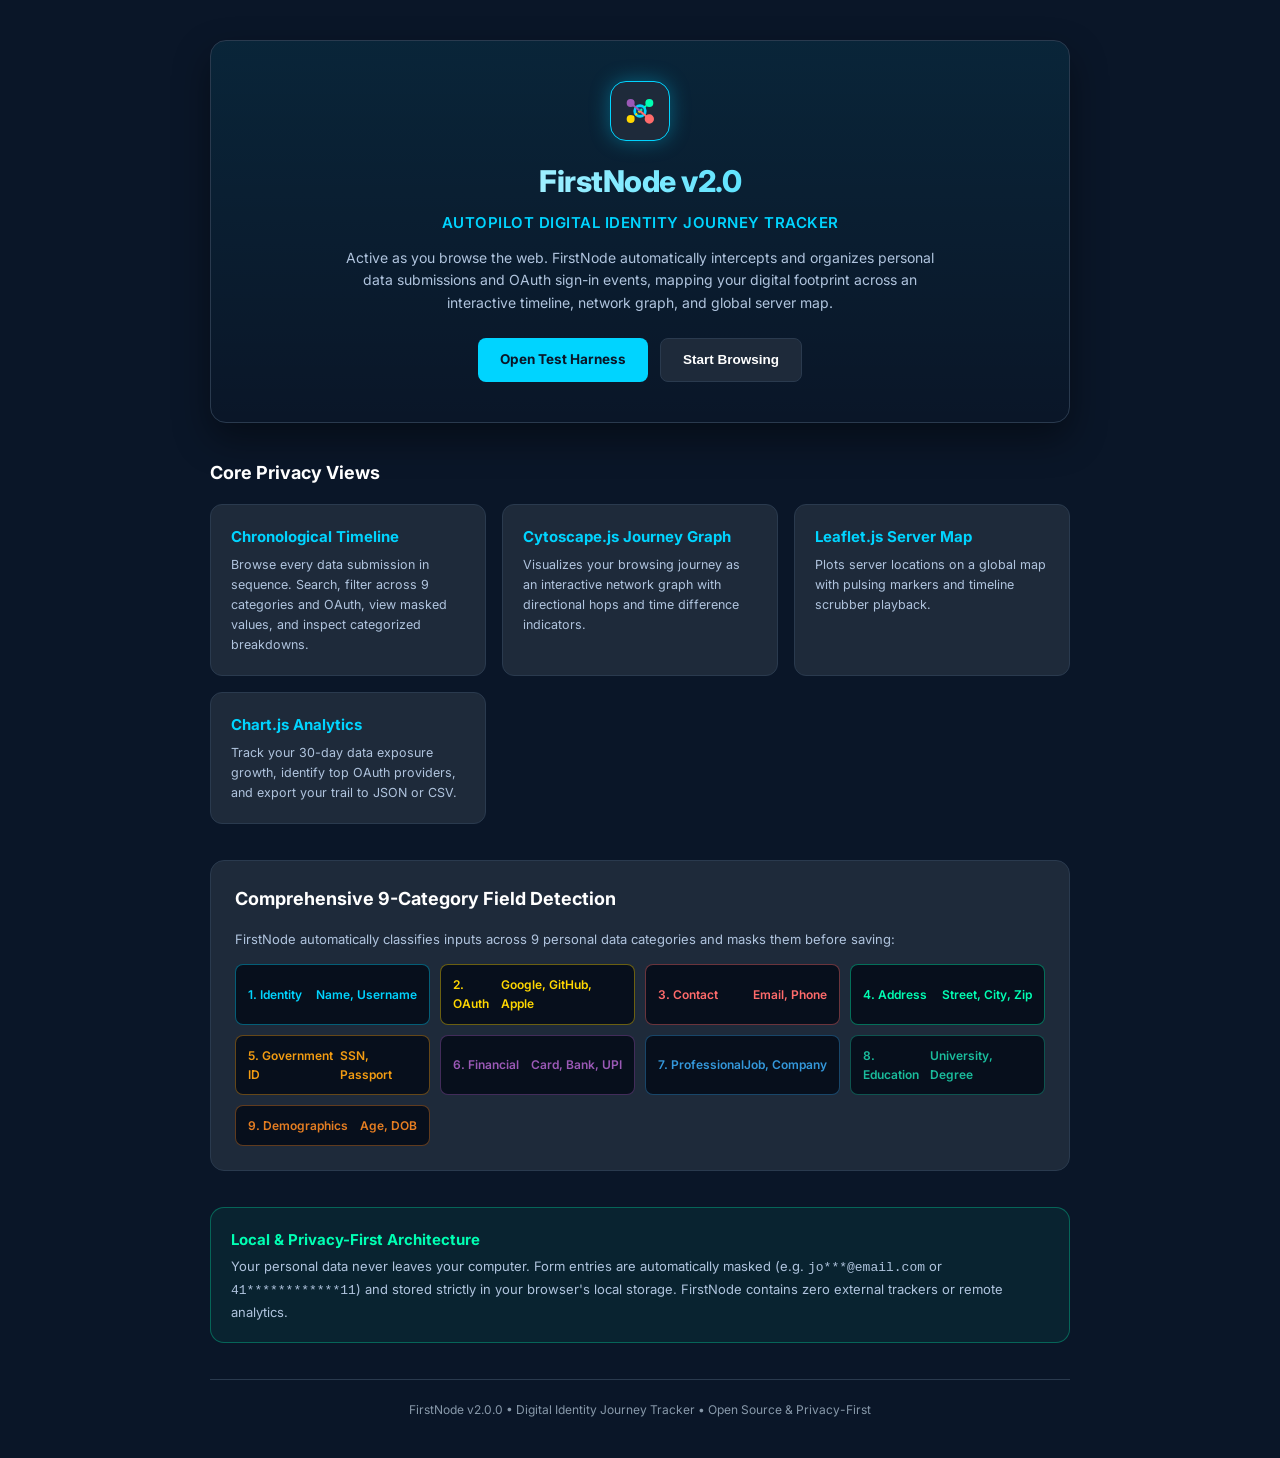
<file: popup/welcome.html>
<!DOCTYPE html>
<html lang="en">
<head>
  <meta charset="UTF-8">
  <meta name="viewport" content="width=device-width, initial-scale=1.0">
  <title>Welcome to FirstNode v2.0 - Digital Identity Journey Tracker</title>
  
  <link rel="preconnect" href="https://fonts.googleapis.com">
  <link rel="preconnect" href="https://fonts.gstatic.com" crossorigin>
  <link href="https://fonts.googleapis.com/css2?family=Inter:wght@400;500;600;700;800&display=swap" rel="stylesheet">
  
  <style>
    :root {
      --bg-deep-navy: #0A1628;
      --bg-slate: #1E2A3A;
      --bg-light-slate: #2A3A4E;
      --bg-darker: #070F1C;
      --teal-primary: #00D4FF;
      --teal-dark: #0099CC;
      --coral-accent: #FF6B6B;
      --mint-accent: #00FFB3;
      --gold-accent: #FFD700;
      --text-primary: #FFFFFF;
      --text-secondary: #B0C4DE;
      --text-muted: #8899AA;
      --border-card: #2A3A4E;
      --font-main: 'Inter', -apple-system, BlinkMacSystemFont, 'Segoe UI', Roboto, sans-serif;
    }

    * {
      box-sizing: border-box;
      margin: 0;
      padding: 0;
    }

    body {
      background-color: var(--bg-deep-navy);
      color: var(--text-primary);
      font-family: var(--font-main);
      line-height: 1.6;
      padding: 40px 20px;
      display: flex;
      justify-content: center;
    }

    .container {
      max-width: 860px;
      width: 100%;
    }

    /* Hero Header */
    .hero {
      text-align: center;
      padding: 40px 20px;
      background: linear-gradient(180deg, rgba(0, 212, 255, 0.08) 0%, rgba(10, 22, 40, 0) 100%);
      border: 1px solid var(--border-card);
      border-radius: 16px;
      margin-bottom: 36px;
      box-shadow: 0 16px 36px rgba(0, 0, 0, 0.4);
    }

    .hero-icon {
      width: 60px;
      height: 60px;
      margin: 0 auto 16px;
      background: var(--bg-slate);
      border: 1px solid var(--teal-primary);
      border-radius: 16px;
      display: flex;
      align-items: center;
      justify-content: center;
      box-shadow: 0 0 20px rgba(0, 212, 255, 0.35);
    }

    .hero-title {
      font-size: 30px;
      font-weight: 800;
      letter-spacing: -0.5px;
      margin-bottom: 6px;
      background: linear-gradient(90deg, #FFFFFF 0%, #00D4FF 100%);
      -webkit-background-clip: text;
      -webkit-text-fill-color: transparent;
    }

    .hero-tagline {
      font-size: 15px;
      color: var(--teal-primary);
      font-weight: 600;
      margin-bottom: 12px;
      text-transform: uppercase;
      letter-spacing: 0.5px;
    }

    .hero-desc {
      font-size: 14px;
      color: var(--text-secondary);
      max-width: 620px;
      margin: 0 auto 24px;
    }

    .cta-buttons {
      display: flex;
      justify-content: center;
      gap: 12px;
    }

    .btn {
      display: inline-flex;
      align-items: center;
      gap: 8px;
      padding: 11px 22px;
      border-radius: 8px;
      font-size: 13.5px;
      font-weight: 700;
      cursor: pointer;
      text-decoration: none;
      transition: all 0.2s;
      border: none;
    }

    .btn-primary {
      background: var(--teal-primary);
      color: var(--bg-deep-navy);
    }
    .btn-primary:hover {
      background: var(--teal-dark);
      color: #FFFFFF;
      box-shadow: 0 0 16px rgba(0, 212, 255, 0.5);
    }

    .btn-secondary {
      background: var(--bg-slate);
      border: 1px solid var(--border-card);
      color: var(--text-primary);
    }
    .btn-secondary:hover {
      background: var(--bg-light-slate);
      border-color: var(--teal-primary);
    }

    /* Grid Sections */
    .section-title {
      font-size: 18px;
      font-weight: 700;
      margin-bottom: 16px;
      display: flex;
      align-items: center;
      gap: 8px;
    }

    .features-grid {
      display: grid;
      grid-template-columns: repeat(auto-fit, minmax(250px, 1fr));
      gap: 16px;
      margin-bottom: 36px;
    }

    .feature-card {
      background: var(--bg-slate);
      border: 1px solid var(--border-card);
      border-radius: 12px;
      padding: 20px;
      transition: transform 0.2s, border-color 0.2s;
    }
    .feature-card:hover {
      transform: translateY(-2px);
      border-color: var(--teal-primary);
    }

    .feature-name {
      font-size: 15px;
      font-weight: 700;
      margin-bottom: 6px;
      color: var(--teal-primary);
    }

    .feature-text {
      font-size: 12.5px;
      color: var(--text-secondary);
    }

    /* 9 Categories List */
    .categories-card {
      background: var(--bg-slate);
      border: 1px solid var(--border-card);
      border-radius: 14px;
      padding: 24px;
      margin-bottom: 36px;
    }

    .badge-grid {
      display: grid;
      grid-template-columns: repeat(auto-fit, minmax(180px, 1fr));
      gap: 10px;
      margin-top: 14px;
    }

    .cat-item {
      background: var(--bg-darker);
      border: 1px solid var(--border-card);
      border-radius: 8px;
      padding: 10px 12px;
      display: flex;
      align-items: center;
      justify-content: space-between;
      font-size: 12px;
      font-weight: 600;
    }

    /* Privacy Banner */
    .privacy-card {
      background: rgba(0, 255, 179, 0.06);
      border: 1px solid rgba(0, 255, 179, 0.3);
      border-radius: 14px;
      padding: 20px;
      margin-bottom: 36px;
      display: flex;
      align-items: flex-start;
      gap: 16px;
    }

    .privacy-title {
      font-size: 15px;
      font-weight: 700;
      color: var(--mint-accent);
      margin-bottom: 4px;
    }

    .privacy-desc {
      font-size: 13px;
      color: var(--text-secondary);
    }

    /* Footer */
    .footer {
      text-align: center;
      font-size: 12px;
      color: var(--text-muted);
      padding-top: 20px;
      border-top: 1px solid var(--border-card);
    }
  </style>
</head>
<body>

  <div class="container">
    
    <!-- Hero Section -->
    <header class="hero">
      <div class="hero-icon">
        <svg viewBox="0 0 24 24" width="32" height="32" fill="none" stroke="#00D4FF" stroke-width="2">
          <circle cx="12" cy="12" r="4" stroke="#00D4FF" fill="#00D4FF" fill-opacity="0.2"/>
          <circle cx="19" cy="6" r="2" stroke="#00FFB3" fill="#00FFB3"/>
          <circle cx="19" cy="18" r="2.5" stroke="#FF6B6B" fill="#FF6B6B"/>
          <circle cx="5" cy="18" r="2" stroke="#FFD700" fill="#FFD700"/>
          <circle cx="5" cy="6" r="2" stroke="#9B59B6" fill="#9B59B6"/>
          <line x1="12" y1="12" x2="19" y2="6" stroke="#00FFB3" stroke-width="1.5" stroke-dasharray="2,2"/>
          <line x1="12" y1="12" x2="19" y2="18" stroke="#FF6B6B" stroke-width="1.5"/>
          <line x1="12" y1="12" x2="5" y2="18" stroke="#FFD700" stroke-width="1.5" stroke-dasharray="1.5,1.5"/>
          <line x1="12" y1="12" x2="5" y2="6" stroke="#9B59B6" stroke-width="1.5"/>
        </svg>
      </div>
      <h1 class="hero-title">FirstNode v2.0</h1>
      <div class="hero-tagline">Autopilot Digital Identity Journey Tracker</div>
      <p class="hero-desc">
        Active as you browse the web. FirstNode automatically intercepts and organizes personal data submissions and OAuth sign-in events, mapping your digital footprint across an interactive timeline, network graph, and global server map.
      </p>
      <div class="cta-buttons">
        <a href="../test-demo/signup.html" class="btn btn-primary">Open Test Harness</a>
        <button class="btn btn-secondary" onclick="window.close()">Start Browsing</button>
      </div>
    </header>

    <!-- Key Views & Capabilities -->
    <section>
      <h2 class="section-title">Core Privacy Views</h2>
      <div class="features-grid">
        <div class="feature-card">
          <div class="feature-name">Chronological Timeline</div>
          <div class="feature-text">Browse every data submission in sequence. Search, filter across 9 categories and OAuth, view masked values, and inspect categorized breakdowns.</div>
        </div>
        <div class="feature-card">
          <div class="feature-name">Cytoscape.js Journey Graph</div>
          <div class="feature-text">Visualizes your browsing journey as an interactive network graph with directional hops and time difference indicators.</div>
        </div>
        <div class="feature-card">
          <div class="feature-name">Leaflet.js Server Map</div>
          <div class="feature-text">Plots server locations on a global map with pulsing markers and timeline scrubber playback.</div>
        </div>
        <div class="feature-card">
          <div class="feature-name">Chart.js Analytics</div>
          <div class="feature-text">Track your 30-day data exposure growth, identify top OAuth providers, and export your trail to JSON or CSV.</div>
        </div>
      </div>
    </section>

    <!-- Detected Categories -->
    <section class="categories-card">
      <h2 class="section-title">Comprehensive 9-Category Field Detection</h2>
      <p style="font-size: 13px; color: var(--text-secondary);">
        FirstNode automatically classifies inputs across 9 personal data categories and masks them before saving:
      </p>
      <div class="badge-grid">
        <div class="cat-item" style="color: #00D4FF; border-color: rgba(0,212,255,0.4)"><span>1. Identity</span> <span>Name, Username</span></div>
        <div class="cat-item" style="color: #FFD700; border-color: rgba(255,215,0,0.4)"><span>2. OAuth</span> <span>Google, GitHub, Apple</span></div>
        <div class="cat-item" style="color: #FF6B6B; border-color: rgba(255,107,107,0.4)"><span>3. Contact</span> <span>Email, Phone</span></div>
        <div class="cat-item" style="color: #00FFB3; border-color: rgba(0,255,179,0.4)"><span>4. Address</span> <span>Street, City, Zip</span></div>
        <div class="cat-item" style="color: #F39C12; border-color: rgba(243,156,18,0.4)"><span>5. Government ID</span> <span>SSN, Passport</span></div>
        <div class="cat-item" style="color: #9B59B6; border-color: rgba(155,89,182,0.4)"><span>6. Financial</span> <span>Card, Bank, UPI</span></div>
        <div class="cat-item" style="color: #3498DB; border-color: rgba(52,152,219,0.4)"><span>7. Professional</span> <span>Job, Company</span></div>
        <div class="cat-item" style="color: #1ABC9C; border-color: rgba(26,188,156,0.4)"><span>8. Education</span> <span>University, Degree</span></div>
        <div class="cat-item" style="color: #E67E22; border-color: rgba(230,126,34,0.4)"><span>9. Demographics</span> <span>Age, DOB</span></div>
      </div>
    </section>

    <!-- Privacy Architecture Guarantee -->
    <section class="privacy-card">
      <div>
        <div class="privacy-title">Local & Privacy-First Architecture</div>
        <div class="privacy-desc">
          Your personal data never leaves your computer. Form entries are automatically masked (e.g. <code>jo***@email.com</code> or <code>41************11</code>) and stored strictly in your browser's local storage. FirstNode contains zero external trackers or remote analytics.
        </div>
      </div>
    </section>

    <footer class="footer">
      FirstNode v2.0.0 • Digital Identity Journey Tracker • Open Source & Privacy-First
    </footer>

  </div>

</body>
</html>
</file>
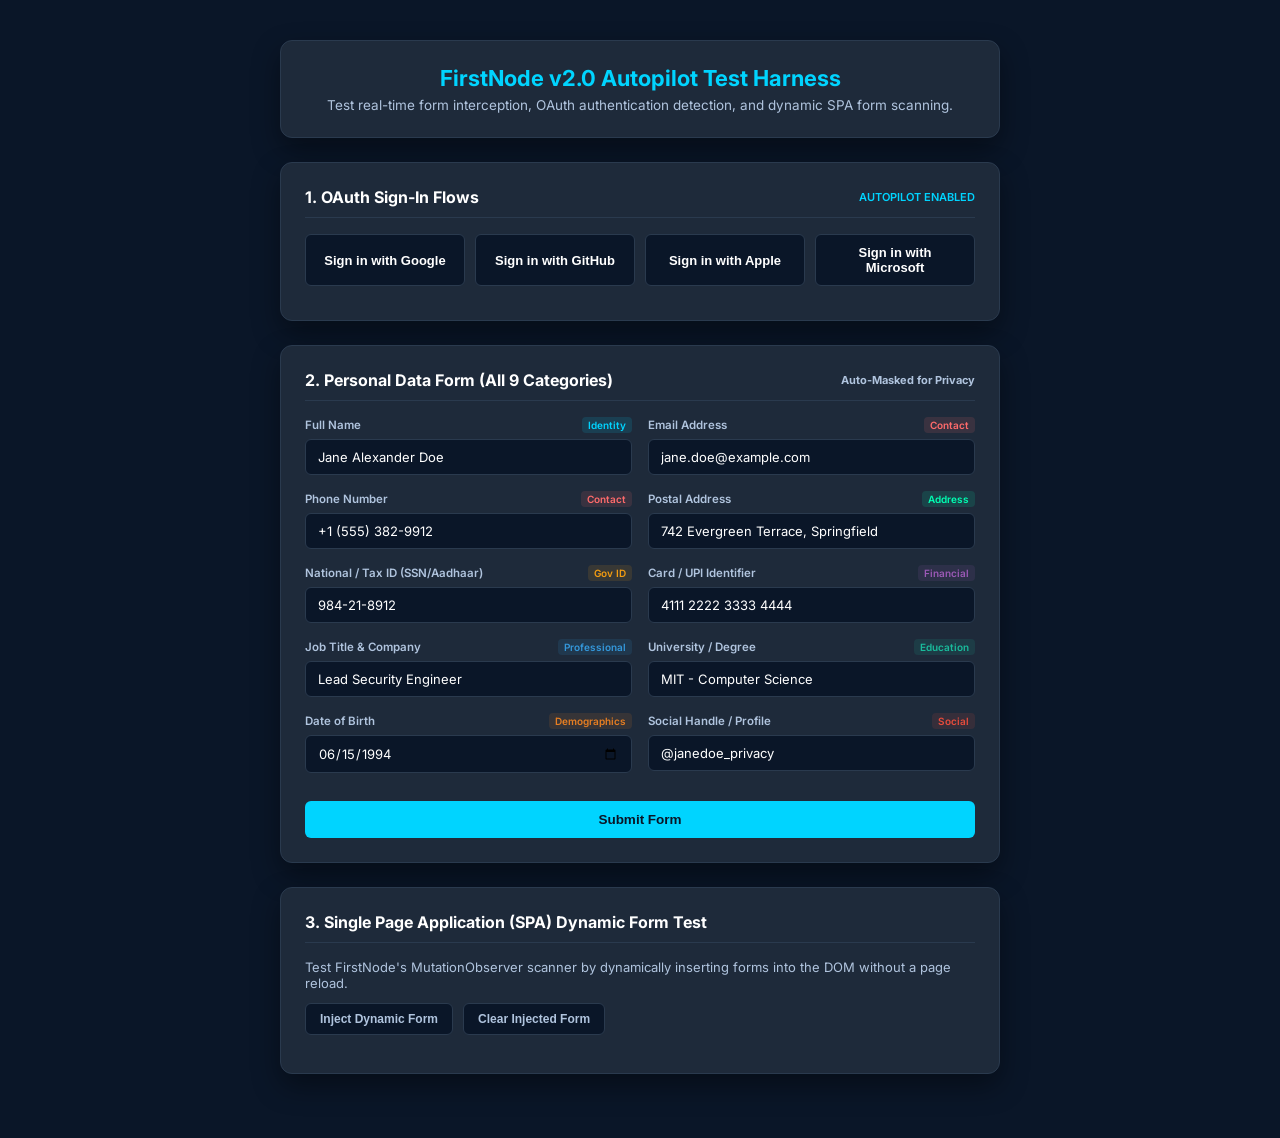
<file: test-demo/signup.html>
<!DOCTYPE html>
<html lang="en">
<head>
  <meta charset="UTF-8">
  <meta name="viewport" content="width=device-width, initial-scale=1.0">
  <title>FirstNode v2.0 - Test Suite</title>
  <link rel="preconnect" href="https://fonts.googleapis.com">
  <link rel="preconnect" href="https://fonts.gstatic.com" crossorigin>
  <link href="https://fonts.googleapis.com/css2?family=Inter:wght@400;500;600;700&display=swap" rel="stylesheet">
  <style>
    body {
      font-family: 'Inter', -apple-system, BlinkMacSystemFont, 'Segoe UI', Roboto, sans-serif;
      background: #0A1628;
      color: #FFFFFF;
      min-height: 100vh;
      margin: 0;
      padding: 40px 20px;
      display: flex;
      flex-direction: column;
      align-items: center;
    }

    .container {
      max-width: 720px;
      width: 100%;
    }

    .header-card {
      background: #1E2A3A;
      border: 1px solid #2A3A4E;
      border-radius: 12px;
      padding: 24px;
      margin-bottom: 24px;
      text-align: center;
      box-shadow: 0 12px 28px rgba(0, 0, 0, 0.4);
    }

    .header-title {
      font-size: 22px;
      font-weight: 700;
      color: #00D4FF;
      margin-bottom: 6px;
    }

    .header-desc {
      font-size: 13.5px;
      color: #B0C4DE;
    }

    .demo-card {
      background: #1E2A3A;
      border: 1px solid #2A3A4E;
      border-radius: 12px;
      padding: 24px;
      margin-bottom: 24px;
      box-shadow: 0 12px 28px rgba(0, 0, 0, 0.4);
    }

    .card-title {
      font-size: 16px;
      font-weight: 700;
      margin-bottom: 16px;
      display: flex;
      align-items: center;
      justify-content: space-between;
      color: #FFFFFF;
      border-bottom: 1px solid #2A3A4E;
      padding-bottom: 10px;
    }

    .oauth-grid {
      display: grid;
      grid-template-columns: repeat(auto-fit, minmax(140px, 1fr));
      gap: 10px;
      margin-bottom: 10px;
    }

    .btn-oauth {
      background: #0A1628;
      border: 1px solid #2A3A4E;
      color: #FFFFFF;
      padding: 10px 14px;
      border-radius: 6px;
      font-size: 13px;
      font-weight: 600;
      cursor: pointer;
      display: flex;
      align-items: center;
      justify-content: center;
      gap: 8px;
      transition: all 0.15s;
    }
    .btn-oauth:hover {
      border-color: #00D4FF;
      background: #2A3A4E;
    }

    .form-grid {
      display: grid;
      grid-template-columns: repeat(auto-fit, minmax(280px, 1fr));
      gap: 16px;
      margin-bottom: 20px;
    }

    .form-group {
      display: flex;
      flex-direction: column;
      gap: 6px;
    }

    label {
      font-size: 11.5px;
      font-weight: 600;
      color: #B0C4DE;
      display: flex;
      align-items: center;
      justify-content: space-between;
    }

    .badge-cat {
      font-size: 10px;
      padding: 2px 6px;
      border-radius: 4px;
      font-weight: 600;
    }

    input, select {
      background: #0A1628;
      border: 1px solid #2A3A4E;
      color: #FFFFFF;
      padding: 9px 12px;
      border-radius: 6px;
      font-size: 13px;
      outline: none;
      transition: border-color 0.15s;
      font-family: inherit;
    }
    input:focus, select:focus {
      border-color: #00D4FF;
      box-shadow: 0 0 0 2px rgba(0, 212, 255, 0.2);
    }

    .btn-submit {
      width: 100%;
      background: #00D4FF;
      color: #0A1628;
      border: none;
      padding: 11px;
      border-radius: 6px;
      font-size: 13.5px;
      font-weight: 700;
      cursor: pointer;
      transition: all 0.2s;
      margin-top: 8px;
    }
    .btn-submit:hover {
      background: #0099CC;
      color: #FFFFFF;
      box-shadow: 0 0 14px rgba(0, 212, 255, 0.4);
    }

    .dynamic-actions {
      display: flex;
      gap: 10px;
      margin-top: 10px;
    }

    .btn-secondary {
      background: #0A1628;
      border: 1px solid #2A3A4E;
      color: #B0C4DE;
      padding: 8px 14px;
      border-radius: 6px;
      font-size: 12px;
      font-weight: 600;
      cursor: pointer;
    }
    .btn-secondary:hover {
      border-color: #00D4FF;
      color: #FFFFFF;
    }

    .submission-log {
      background: #070F1C;
      border: 1px solid #2A3A4E;
      border-radius: 6px;
      padding: 10px 12px;
      font-family: monospace;
      font-size: 11.5px;
      color: #00FFB3;
      margin-top: 14px;
      display: none;
    }
  </style>
</head>
<body>

  <div class="container">
    
    <div class="header-card">
      <div class="header-title">FirstNode v2.0 Autopilot Test Harness</div>
      <div class="header-desc">
        Test real-time form interception, OAuth authentication detection, and dynamic SPA form scanning.
      </div>
    </div>

    <!-- Section 1: OAuth Authentication -->
    <div class="demo-card">
      <div class="card-title">
        <span>1. OAuth Sign-In Flows</span>
        <span style="font-size:11px; color:#00D4FF; font-weight:600;">AUTOPILOT ENABLED</span>
      </div>
      <div class="oauth-grid">
        <button class="btn-oauth" data-provider="Google" id="btn-oauth-google">
          Sign in with Google
        </button>
        <button class="btn-oauth" data-provider="GitHub" id="btn-oauth-github">
          Sign in with GitHub
        </button>
        <button class="btn-oauth" data-provider="Apple" id="btn-oauth-apple">
          Sign in with Apple
        </button>
        <button class="btn-oauth" data-provider="Microsoft" id="btn-oauth-microsoft">
          Sign in with Microsoft
        </button>
      </div>
    </div>

    <!-- Section 2: Complete 9 Categories Form -->
    <div class="demo-card">
      <div class="card-title">
        <span>2. Personal Data Form (All 9 Categories)</span>
        <span style="font-size:11px; color:#B0C4DE;">Auto-Masked for Privacy</span>
      </div>
      
      <form id="test-personal-form" onsubmit="handleDemoSubmit(event)">
        
        <div class="form-grid">
          <!-- 1. Identity -->
          <div class="form-group">
            <label for="fullname">Full Name <span class="badge-cat" style="background:rgba(0,212,255,0.12); color:#00D4FF">Identity</span></label>
            <input type="text" id="fullname" name="fullname" placeholder="Jane Alexander Doe" value="Jane Alexander Doe" autocomplete="name" required>
          </div>

          <!-- 2. Contact (Email) -->
          <div class="form-group">
            <label for="email">Email Address <span class="badge-cat" style="background:rgba(255,107,107,0.12); color:#FF6B6B">Contact</span></label>
            <input type="email" id="email" name="email" placeholder="jane.doe@example.com" value="jane.doe@example.com" autocomplete="email" required>
          </div>

          <!-- 2. Contact (Phone) -->
          <div class="form-group">
            <label for="phone">Phone Number <span class="badge-cat" style="background:rgba(255,107,107,0.12); color:#FF6B6B">Contact</span></label>
            <input type="tel" id="phone" name="phone" placeholder="+1 (555) 382-9912" value="+1 (555) 382-9912" autocomplete="tel">
          </div>

          <!-- 3. Address -->
          <div class="form-group">
            <label for="address">Postal Address <span class="badge-cat" style="background:rgba(0,255,179,0.12); color:#00FFB3">Address</span></label>
            <input type="text" id="address" name="address" placeholder="742 Evergreen Terrace, Springfield" value="742 Evergreen Terrace, Springfield" autocomplete="street-address">
          </div>

          <!-- 4. Government ID -->
          <div class="form-group">
            <label for="ssn">National / Tax ID (SSN/Aadhaar) <span class="badge-cat" style="background:rgba(243,156,18,0.12); color:#F39C12">Gov ID</span></label>
            <input type="text" id="ssn" name="ssn" placeholder="XXX-XX-8912" value="984-21-8912">
          </div>

          <!-- 5. Financial -->
          <div class="form-group">
            <label for="creditcard">Card / UPI Identifier <span class="badge-cat" style="background:rgba(155,89,182,0.12); color:#9B59B6">Financial</span></label>
            <input type="text" id="creditcard" name="creditcard" placeholder="4111 2222 3333 4444" value="4111 2222 3333 4444">
          </div>

          <!-- 6. Professional -->
          <div class="form-group">
            <label for="jobtitle">Job Title & Company <span class="badge-cat" style="background:rgba(52,152,219,0.12); color:#3498DB">Professional</span></label>
            <input type="text" id="jobtitle" name="jobtitle" placeholder="Lead Security Engineer at CyberCorp" value="Lead Security Engineer">
          </div>

          <!-- 7. Education -->
          <div class="form-group">
            <label for="university">University / Degree <span class="badge-cat" style="background:rgba(26,188,156,0.12); color:#1ABC9C">Education</span></label>
            <input type="text" id="university" name="university" placeholder="MIT, B.S. Computer Science" value="MIT - Computer Science">
          </div>

          <!-- 8. Demographics -->
          <div class="form-group">
            <label for="dob">Date of Birth <span class="badge-cat" style="background:rgba(230,126,34,0.12); color:#E67E22">Demographics</span></label>
            <input type="date" id="dob" name="dob" value="1994-06-15">
          </div>

          <!-- 9. Social Media -->
          <div class="form-group">
            <label for="social">Social Handle / Profile <span class="badge-cat" style="background:rgba(231,76,60,0.12); color:#E74C3C">Social</span></label>
            <input type="text" id="social" name="social" placeholder="@janedoe_privacy" value="@janedoe_privacy">
          </div>
        </div>

        <button type="submit" class="btn-submit">Submit Form</button>
      </form>

      <div class="submission-log" id="submission-log"></div>
    </div>

    <!-- Section 3: Dynamic Form Injection (SPA Simulation) -->
    <div class="demo-card">
      <div class="card-title">
        <span>3. Single Page Application (SPA) Dynamic Form Test</span>
      </div>
      <p style="font-size:13px; color:#B0C4DE; margin-bottom: 12px;">
        Test FirstNode's MutationObserver scanner by dynamically inserting forms into the DOM without a page reload.
      </p>
      <div class="dynamic-actions">
        <button class="btn-secondary" onclick="injectDynamicModal()">Inject Dynamic Form</button>
        <button class="btn-secondary" onclick="clearInjectedModal()">Clear Injected Form</button>
      </div>
      <div id="dynamic-container" style="margin-top: 14px;"></div>
    </div>

  </div>

  <script>
    function handleDemoSubmit(e) {
      e.preventDefault();
      const log = document.getElementById('submission-log');
      log.style.display = 'block';
      log.textContent = `Form submitted at ${new Date().toLocaleTimeString()}. FirstNode Autopilot has recorded the inputs and masked sensitive values for your local privacy trail.`;
    }

    function injectDynamicModal() {
      const container = document.getElementById('dynamic-container');
      container.innerHTML = `
        <div style="background:#070F1C; border:1px solid #00D4FF; border-radius:8px; padding:16px;">
          <div style="color:#00D4FF; font-weight:600; margin-bottom:8px; font-size:13px;">Dynamically Injected Newsletter Form</div>
          <form onsubmit="handleDemoSubmit(event)">
            <input type="email" name="subscriber_email" placeholder="subscriber@dynamic-spa.com" style="width:100%; margin-bottom:8px;" required>
            <button type="submit" class="btn-submit" style="padding:8px;">Subscribe</button>
          </form>
        </div>
      `;
    }

    function clearInjectedModal() {
      document.getElementById('dynamic-container').innerHTML = '';
    }
  </script>
</body>
</html>
</file>
